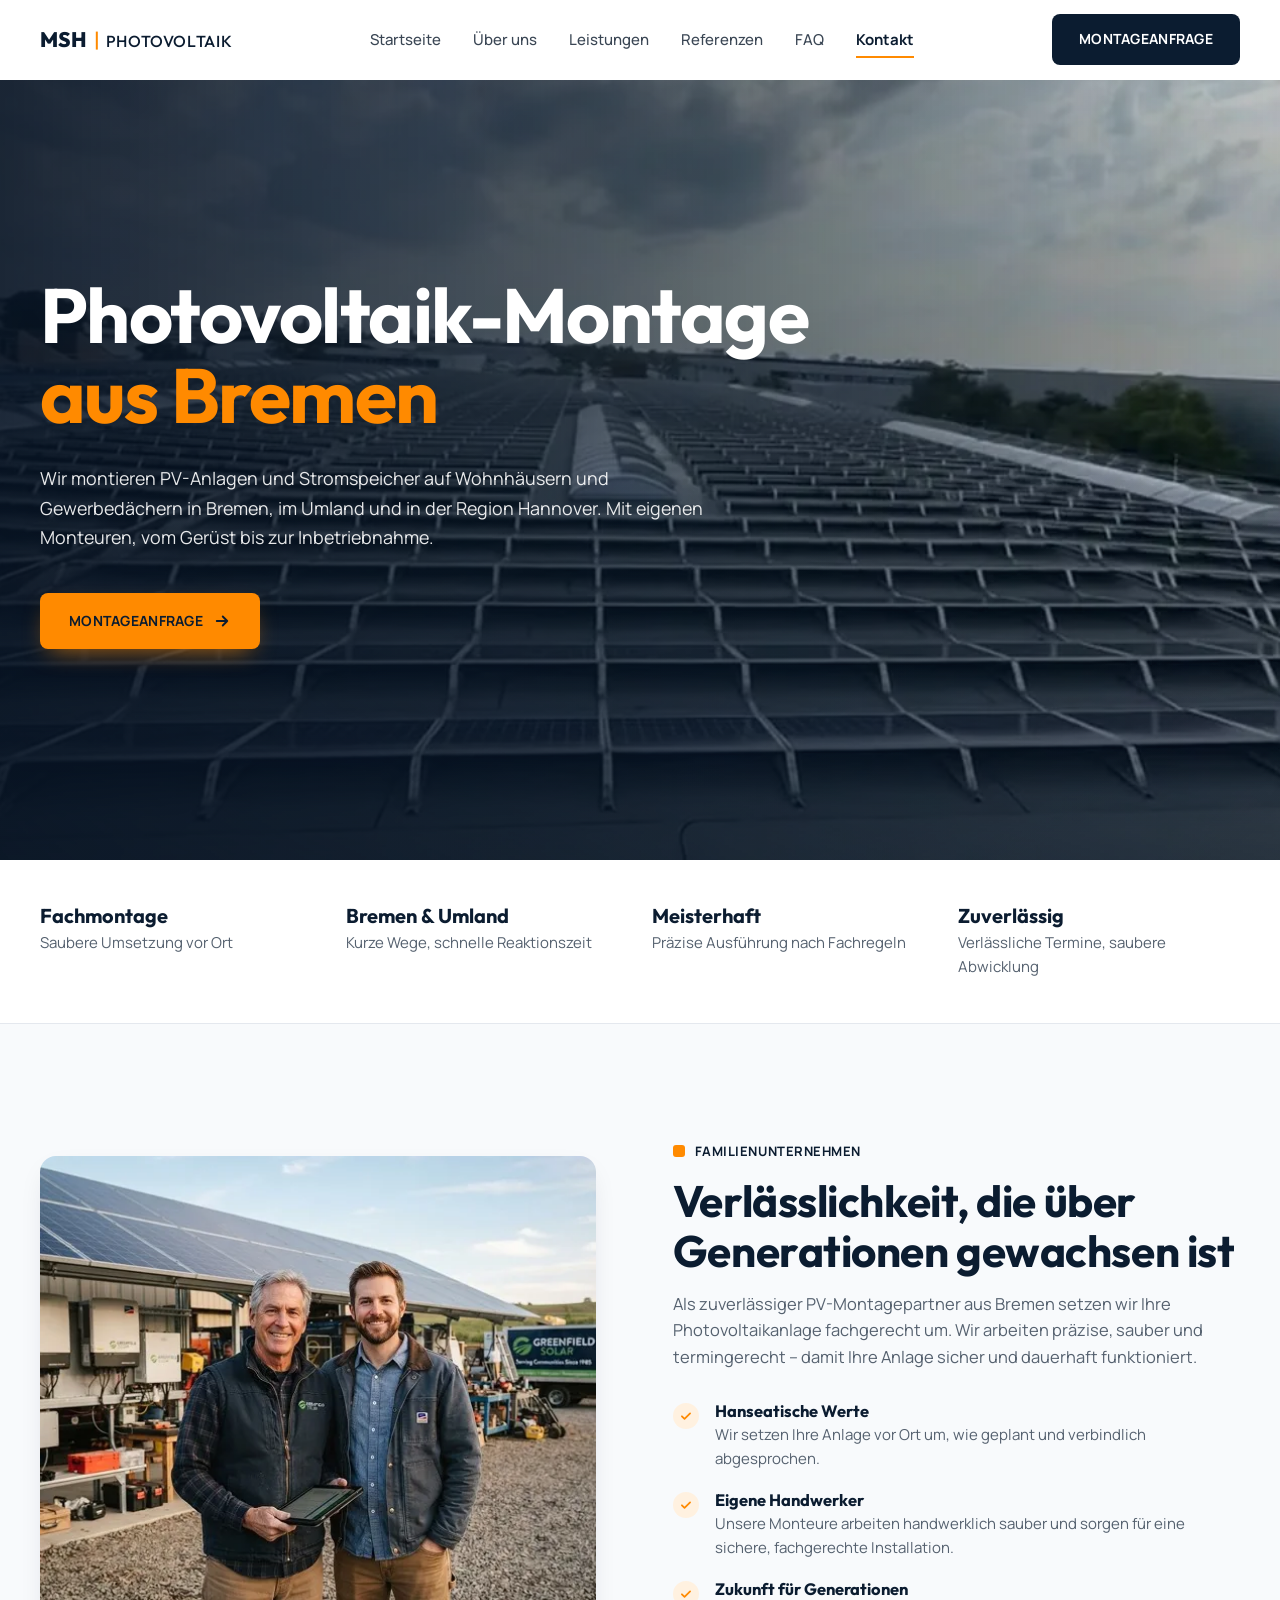
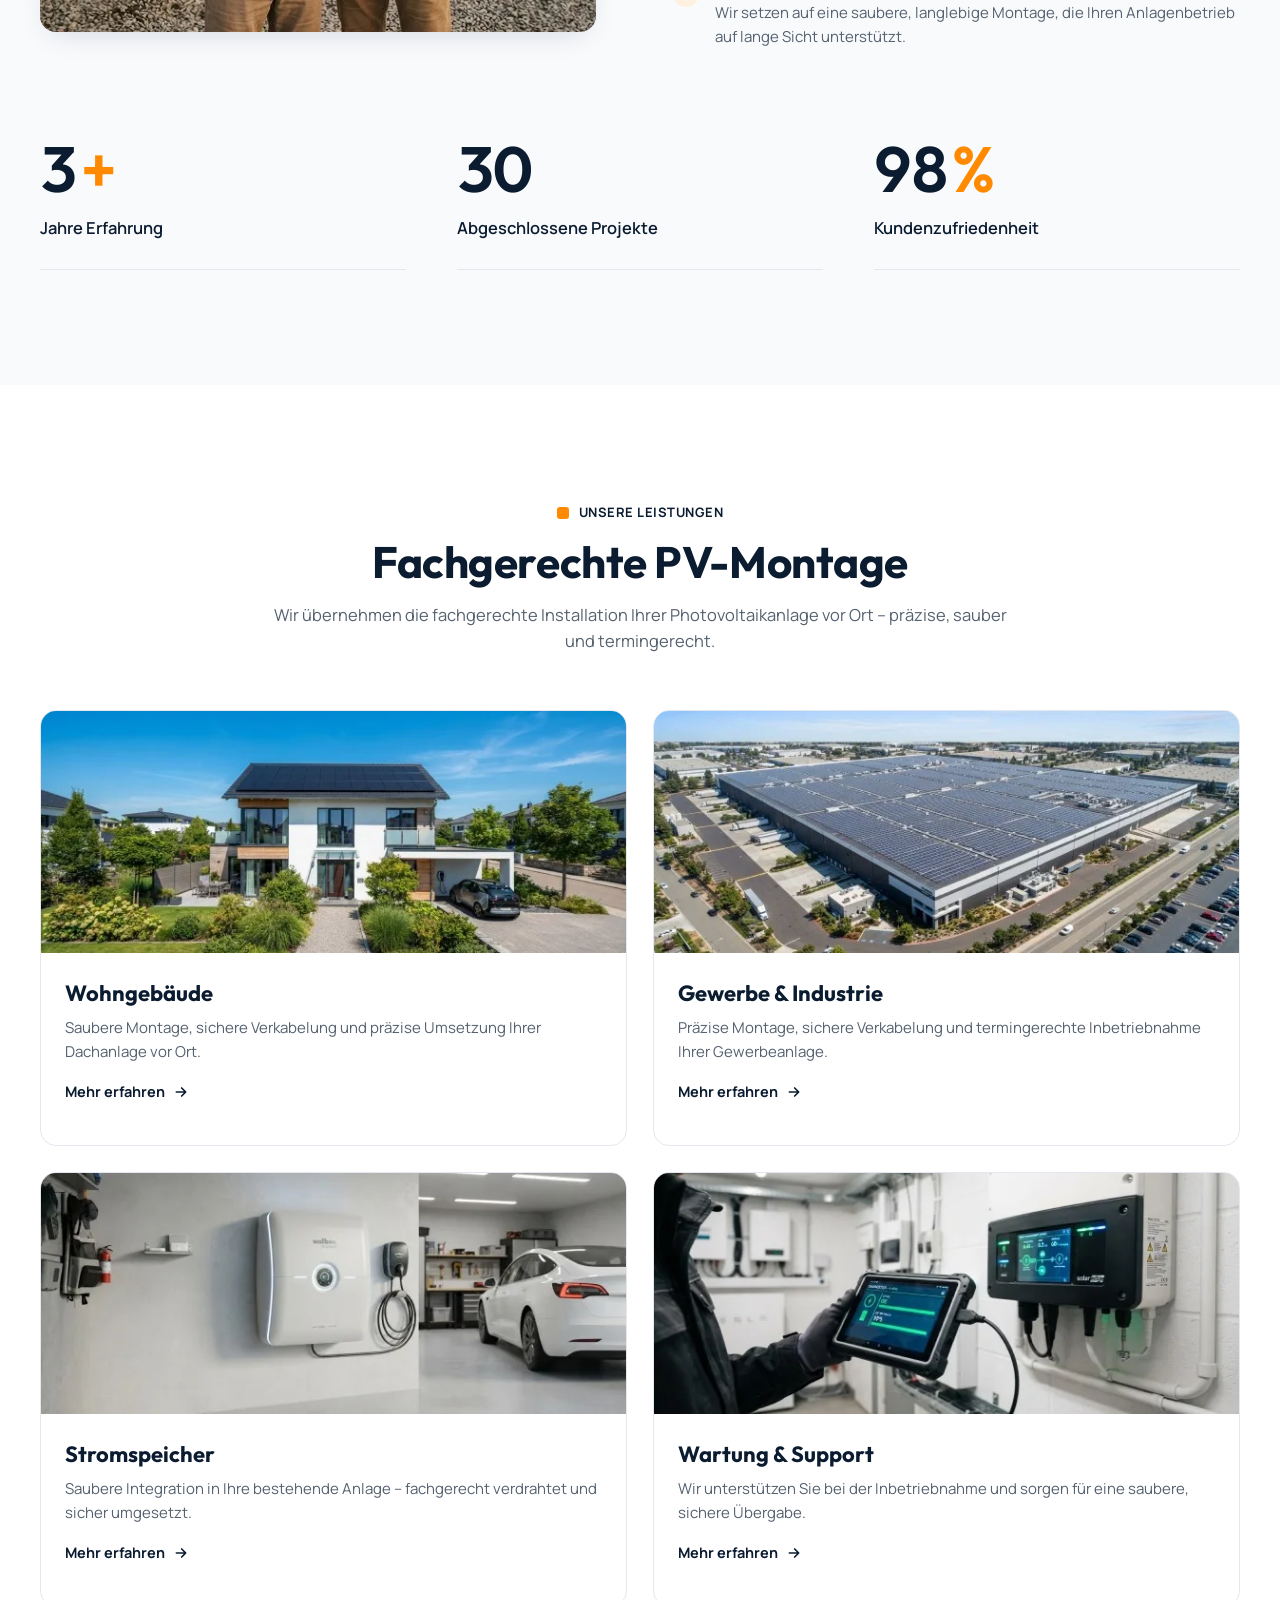
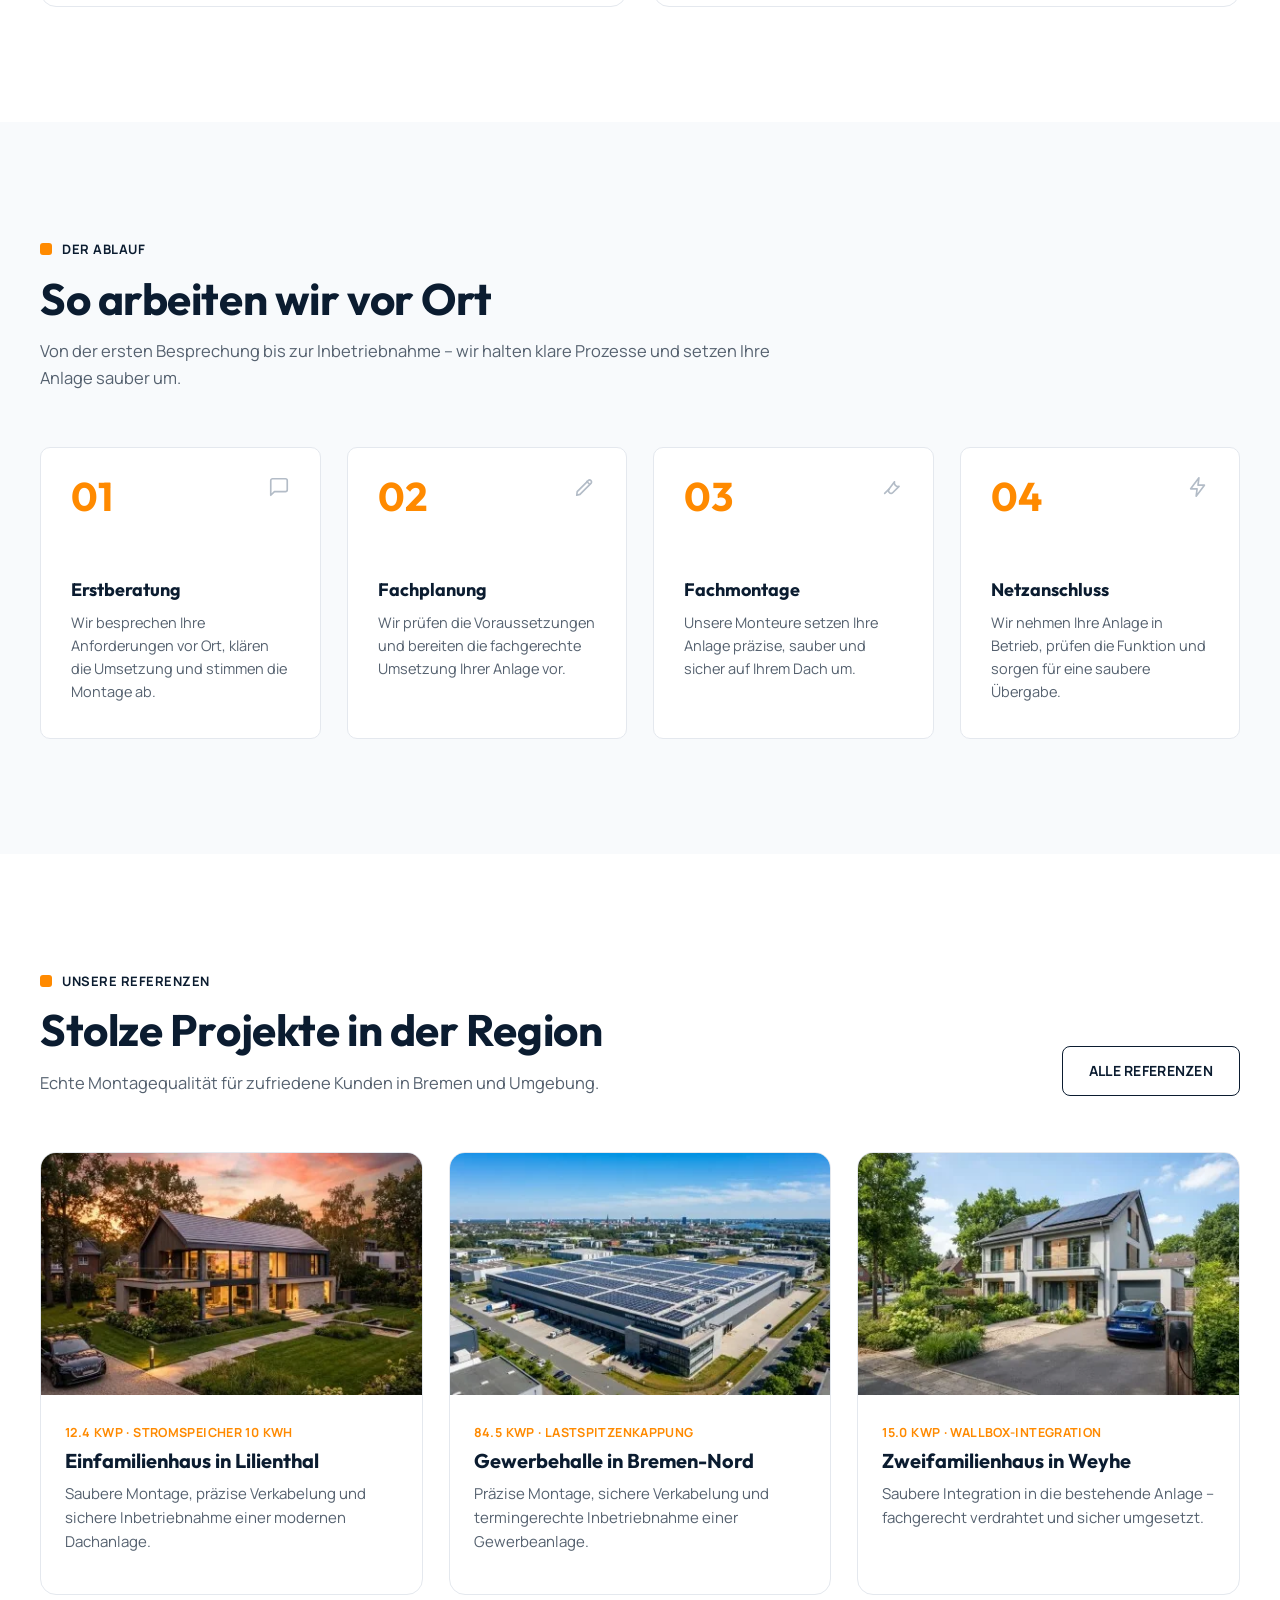
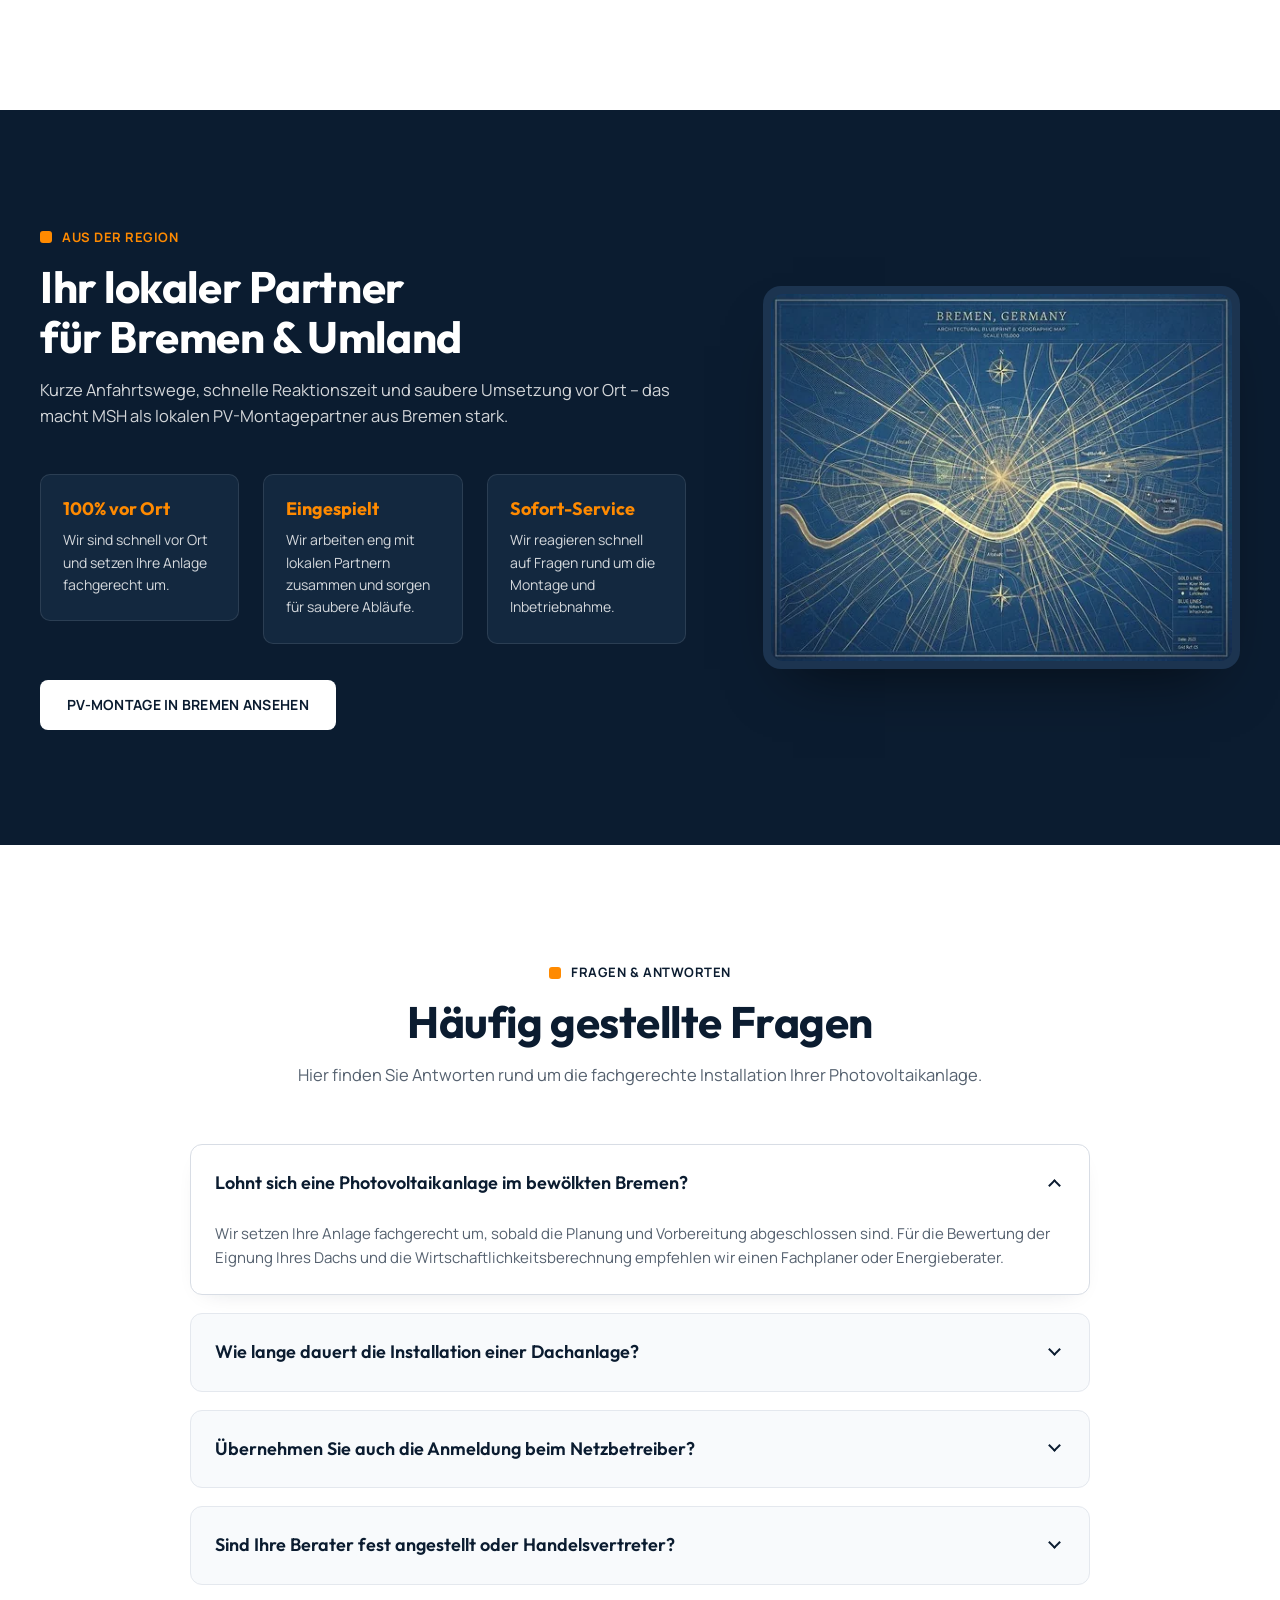
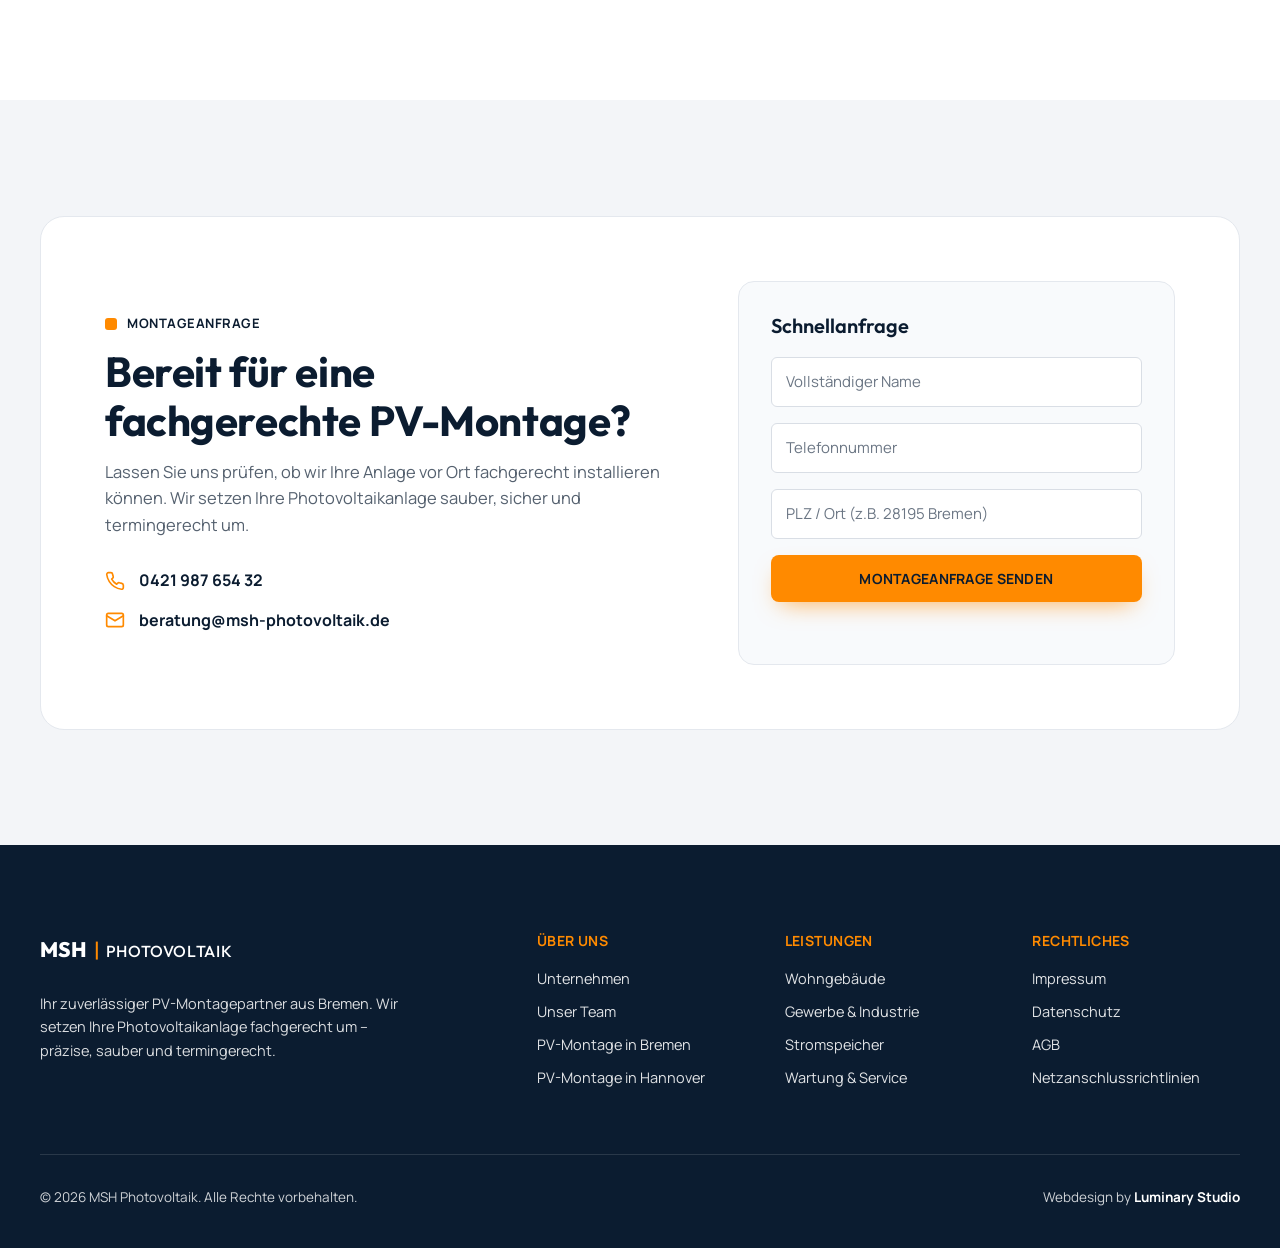
<file: site/index.html>
<!DOCTYPE html>
<html lang="de">
<head>
  <meta charset="UTF-8" />
  <meta name="viewport" content="width=device-width, initial-scale=1" />
  <title>MSH Photovoltaik – PV-Montage aus Bremen</title>
  <link rel="canonical" href="https://msh-photovoltaik.vercel.app/" />
  <meta name="description" content="MSH Photovoltaik ist Ihr zuverlässiger Montagepartner aus Bremen. Fachgerechte Installation Ihrer Photovoltaikanlage – sauber, sicher und termingerecht." />
  <link rel="icon" href="assets/favicon.svg" type="image/svg+xml" />
  <link rel="preload" href="assets/fonts/outfit-latin.woff2" as="font" type="font/woff2" crossorigin />
  <link rel="preload" href="assets/fonts/manrope-latin.woff2" as="font" type="font/woff2" crossorigin />
  <link rel="preload" href="assets/img/hero-poster.webp" as="image" fetchpriority="high" />
  <link rel="stylesheet" href="styles.css?v=10" />
</head>
<body>

  <!-- ============ HEADER ============ -->
  <header class="header" id="header">
    <div class="container header__inner">
      <a href="#top" class="logo">
        <span class="logo__msh">MSH</span><span class="logo__bar" aria-hidden="true">|</span><span class="logo__pv">PHOTOVOLTAIK</span>
      </a>

      <nav class="nav" id="nav" aria-label="Hauptnavigation">
        <a href="#top" class="nav__link is-active">Startseite</a>
        <a href="#ueber-uns" class="nav__link">Über uns</a>
        <a href="#leistungen" class="nav__link">Leistungen</a>
        <a href="#referenzen" class="nav__link">Referenzen</a>
        <a href="#faq" class="nav__link">FAQ</a>
        <a href="#kontakt" class="nav__link">Kontakt</a>
        <a href="#kontakt" class="btn btn--navy nav__cta-mobile">Montageanfrage</a>
      </nav>

      <a href="#kontakt" class="btn btn--navy header__cta">Montageanfrage</a>

      <button class="burger" id="burger" aria-label="Menü öffnen" aria-expanded="false" aria-controls="nav">
        <span></span><span></span><span></span>
      </button>
    </div>
  </header>

  <main id="top">

    <!-- ============ HERO ============ -->
    <section class="hero">
      <video class="hero__video" id="heroVideo" autoplay muted loop playsinline preload="auto" poster="assets/img/hero-poster.webp">
        <source src="assets/video/hero-mobile.mp4" type="video/mp4" media="(max-width: 768px)" />
        <source src="assets/video/hero.mp4" type="video/mp4" />
      </video>
      <div class="hero__overlay"></div>

      <div class="container hero__content">
        <h1 class="hero__title hero__in">
          Photovoltaik-Montage <span class="text-accent">aus Bremen</span>
        </h1>
        <p class="hero__text hero__in">
          Wir montieren PV-Anlagen und Stromspeicher auf Wohnhäusern und Gewerbedächern in Bremen,
          im Umland und in der Region Hannover. Mit eigenen Monteuren, vom Gerüst bis zur Inbetriebnahme.
        </p>
        <div class="hero__actions hero__in">
          <a href="#kontakt" class="btn btn--orange btn--lg">
            Montageanfrage
            <svg width="18" height="18" viewBox="0 0 24 24" fill="none" stroke="currentColor" stroke-width="2.5" stroke-linecap="round" stroke-linejoin="round" aria-hidden="true"><path d="M5 12h14M13 6l6 6-6 6"/></svg>
          </a>
        </div>
      </div>
    </section>

    <!-- ============ TRUST BAR ============ -->
    <section class="trust" aria-label="Unsere Stärken">
      <div class="container trust__grid">
        <div class="trust__item reveal">
          <h2>Fachmontage</h2>
          <p>Saubere Umsetzung vor Ort</p>
        </div>
        <div class="trust__item reveal">
          <h2>Bremen &amp; Umland</h2>
          <p>Kurze Wege, schnelle Reaktionszeit</p>
        </div>
        <div class="trust__item reveal">
          <h2>Meisterhaft</h2>
          <p>Präzise Ausführung nach Fachregeln</p>
        </div>
        <div class="trust__item reveal">
          <h2>Zuverlässig</h2>
          <p>Verlässliche Termine, saubere Abwicklung</p>
        </div>
      </div>
    </section>

    <!-- ============ ÜBER UNS ============ -->
    <section class="section section--light" id="ueber-uns">
      <div class="container about">
        <div class="about__media reveal">
          <img src="assets/img/team.webp" alt="Zwei Monteure von MSH Photovoltaik vor einer Solaranlage" loading="lazy" width="551" height="472" decoding="async" />
        </div>
        <div class="about__body">
          <p class="eyebrow reveal">Familienunternehmen</p>
          <h2 class="h2 reveal">Verlässlichkeit, die über Generationen gewachsen ist</h2>
          <p class="lead reveal">
            Als zuverlässiger PV-Montagepartner aus Bremen setzen wir Ihre Photovoltaikanlage
            fachgerecht um. Wir arbeiten präzise, sauber und termingerecht – damit Ihre Anlage
            sicher und dauerhaft funktioniert.
          </p>
          <ul class="checklist">
            <li class="reveal">
              <span class="checklist__icon" aria-hidden="true"><svg viewBox="0 0 24 24" fill="none" stroke="currentColor" stroke-width="3" stroke-linecap="round" stroke-linejoin="round"><path d="M5 12.5l4.5 4.5L19 7.5"/></svg></span>
              <div>
                <h3>Hanseatische Werte</h3>
                <p>Wir setzen Ihre Anlage vor Ort um, wie geplant und verbindlich abgesprochen.</p>
              </div>
            </li>
            <li class="reveal">
              <span class="checklist__icon" aria-hidden="true"><svg viewBox="0 0 24 24" fill="none" stroke="currentColor" stroke-width="3" stroke-linecap="round" stroke-linejoin="round"><path d="M5 12.5l4.5 4.5L19 7.5"/></svg></span>
              <div>
                <h3>Eigene Handwerker</h3>
                <p>Unsere Monteure arbeiten handwerklich sauber und sorgen für eine sichere, fachgerechte Installation.</p>
              </div>
            </li>
            <li class="reveal">
              <span class="checklist__icon" aria-hidden="true"><svg viewBox="0 0 24 24" fill="none" stroke="currentColor" stroke-width="3" stroke-linecap="round" stroke-linejoin="round"><path d="M5 12.5l4.5 4.5L19 7.5"/></svg></span>
              <div>
                <h3>Zukunft für Generationen</h3>
                <p>Wir setzen auf eine saubere, langlebige Montage, die Ihren Anlagenbetrieb auf lange Sicht unterstützt.</p>
              </div>
            </li>
          </ul>
        </div>
      </div>

      <div class="container">
        <dl class="stats">
          <div class="stat reveal">
            <dt class="stat__label">Jahre Erfahrung</dt>
            <dd class="stat__value"><span data-count="3">3</span><span class="stat__unit">+</span></dd>
          </div>
          <div class="stat reveal">
            <dt class="stat__label">Abgeschlossene Projekte</dt>
            <dd class="stat__value"><span data-count="30">30</span></dd>
          </div>
          <div class="stat reveal">
            <dt class="stat__label">Kundenzufriedenheit</dt>
            <dd class="stat__value"><span data-count="98">98</span><span class="stat__unit">%</span></dd>
          </div>
        </dl>
      </div>
    </section>

    <!-- ============ LEISTUNGEN ============ -->
    <section class="section" id="leistungen">
      <div class="container">
        <header class="section-head section-head--center">
          <p class="eyebrow reveal">Unsere Leistungen</p>
          <h2 class="h2 reveal">Fachgerechte PV-Montage</h2>
          <p class="lead reveal">Wir übernehmen die fachgerechte Installation Ihrer Photovoltaikanlage vor Ort – präzise, sauber und termingerecht.</p>
        </header>

        <div class="services">
          <article class="card card--link reveal">
            <div class="card__media"><img src="assets/img/wohn.webp" alt="Einfamilienhaus mit Photovoltaikanlage auf dem Dach" loading="lazy" width="622" height="254" decoding="async" /></div>
            <div class="card__body">
              <h3><a href="/leistungen/photovoltaik-wohngebaeude">Wohngebäude</a></h3>
              <p>Saubere Montage, sichere Verkabelung und präzise Umsetzung Ihrer Dachanlage vor Ort.</p>
              <span class="card__more" aria-hidden="true">Mehr erfahren <svg width="16" height="16" viewBox="0 0 24 24" fill="none" stroke="currentColor" stroke-width="2.5" stroke-linecap="round" stroke-linejoin="round" aria-hidden="true"><path d="M5 12h14M13 6l6 6-6 6"/></svg></span>
            </div>
          </article>
          <article class="card card--link reveal">
            <div class="card__media"><img src="assets/img/gewerbe.webp" alt="Große Gewerbehalle mit PV-Anlage auf dem Flachdach" loading="lazy" width="622" height="254" decoding="async" /></div>
            <div class="card__body">
              <h3><a href="/leistungen/photovoltaik-gewerbe">Gewerbe &amp; Industrie</a></h3>
              <p>Präzise Montage, sichere Verkabelung und termingerechte Inbetriebnahme Ihrer Gewerbeanlage.</p>
              <span class="card__more" aria-hidden="true">Mehr erfahren <svg width="16" height="16" viewBox="0 0 24 24" fill="none" stroke="currentColor" stroke-width="2.5" stroke-linecap="round" stroke-linejoin="round" aria-hidden="true"><path d="M5 12h14M13 6l6 6-6 6"/></svg></span>
            </div>
          </article>
          <article class="card card--link reveal">
            <div class="card__media"><img src="assets/img/speicher.webp" alt="Stromspeicher und Wallbox an einer Garagenwand" loading="lazy" width="622" height="254" decoding="async" /></div>
            <div class="card__body">
              <h3><a href="/leistungen/stromspeicher">Stromspeicher</a></h3>
              <p>Saubere Integration in Ihre bestehende Anlage – fachgerecht verdrahtet und sicher umgesetzt.</p>
              <span class="card__more" aria-hidden="true">Mehr erfahren <svg width="16" height="16" viewBox="0 0 24 24" fill="none" stroke="currentColor" stroke-width="2.5" stroke-linecap="round" stroke-linejoin="round" aria-hidden="true"><path d="M5 12h14M13 6l6 6-6 6"/></svg></span>
            </div>
          </article>
          <article class="card card--link reveal">
            <div class="card__media"><img src="assets/img/wartung.webp" alt="Techniker prüft einen Wechselrichter mit einem Tablet" loading="lazy" width="622" height="254" decoding="async" /></div>
            <div class="card__body">
              <h3><a href="/leistungen/wartung-service">Wartung &amp; Support</a></h3>
              <p>Wir unterstützen Sie bei der Inbetriebnahme und sorgen für eine saubere, sichere Übergabe.</p>
              <span class="card__more" aria-hidden="true">Mehr erfahren <svg width="16" height="16" viewBox="0 0 24 24" fill="none" stroke="currentColor" stroke-width="2.5" stroke-linecap="round" stroke-linejoin="round" aria-hidden="true"><path d="M5 12h14M13 6l6 6-6 6"/></svg></span>
            </div>
          </article>
        </div>
      </div>
    </section>

    <!-- ============ ABLAUF ============ -->
    <section class="section section--light" id="ablauf">
      <div class="container">
        <header class="section-head">
          <p class="eyebrow reveal">Der Ablauf</p>
          <h2 class="h2 reveal">So arbeiten wir vor Ort</h2>
          <p class="lead reveal">Von der ersten Besprechung bis zur Inbetriebnahme – wir halten klare Prozesse und setzen Ihre Anlage sauber um.</p>
        </header>

        <ol class="steps">
          <li class="step reveal">
            <div class="step__top">
              <span class="step__num">01</span>
              <svg class="step__icon" viewBox="0 0 24 24" fill="none" stroke="currentColor" stroke-width="1.8" stroke-linecap="round" stroke-linejoin="round" aria-hidden="true"><path d="M21 15a2 2 0 0 1-2 2H7l-4 4V5a2 2 0 0 1 2-2h14a2 2 0 0 1 2 2z"/></svg>
            </div>
            <h3>Erstberatung</h3>
            <p>Wir besprechen Ihre Anforderungen vor Ort, klären die Umsetzung und stimmen die Montage ab.</p>
          </li>
          <li class="step reveal">
            <div class="step__top">
              <span class="step__num">02</span>
              <svg class="step__icon" viewBox="0 0 24 24" fill="none" stroke="currentColor" stroke-width="1.8" stroke-linecap="round" stroke-linejoin="round" aria-hidden="true"><path d="M3 21l3.5-1 12-12a2.1 2.1 0 0 0-3-3l-12 12z"/><path d="M14 6l3 3"/></svg>
            </div>
            <h3>Fachplanung</h3>
            <p>Wir prüfen die Voraussetzungen und bereiten die fachgerechte Umsetzung Ihrer Anlage vor.</p>
          </li>
          <li class="step reveal">
            <div class="step__top">
              <span class="step__num">03</span>
              <svg class="step__icon" viewBox="0 0 24 24" fill="none" stroke="currentColor" stroke-width="1.8" stroke-linecap="round" stroke-linejoin="round" aria-hidden="true"><path d="M14.7 6.3a4 4 0 0 0 5 5L13 18a2.8 2.8 0 0 1-4-4z"/><path d="M9 14l-5 5"/></svg>
            </div>
            <h3>Fachmontage</h3>
            <p>Unsere Monteure setzen Ihre Anlage präzise, sauber und sicher auf Ihrem Dach um.</p>
          </li>
          <li class="step reveal">
            <div class="step__top">
              <span class="step__num">04</span>
              <svg class="step__icon" viewBox="0 0 24 24" fill="none" stroke="currentColor" stroke-width="1.8" stroke-linecap="round" stroke-linejoin="round" aria-hidden="true"><path d="M13 2L4 14h7l-1 8 9-12h-7z"/></svg>
            </div>
            <h3>Netzanschluss</h3>
            <p>Wir nehmen Ihre Anlage in Betrieb, prüfen die Funktion und sorgen für eine saubere Übergabe.</p>
          </li>
        </ol>
      </div>
    </section>

    <!-- ============ REFERENZEN ============ -->
    <section class="section" id="referenzen">
      <div class="container">
        <header class="section-head section-head--split">
          <div>
            <p class="eyebrow reveal">Unsere Referenzen</p>
            <h2 class="h2 reveal">Stolze Projekte in der Region</h2>
            <p class="lead reveal">Echte Montagequalität für zufriedene Kunden in Bremen und Umgebung.</p>
          </div>
          <a href="#referenzen" class="btn btn--outline reveal">Alle Referenzen</a>
        </header>

        <div class="refs">
          <article class="card reveal">
            <div class="card__media card__media--ref"><img src="assets/img/ref1.webp" alt="Einfamilienhaus in Lilienthal in der Abenddämmerung" loading="lazy" width="401" height="253" decoding="async" /></div>
            <div class="card__body">
              <p class="card__meta">12.4 kWp · Stromspeicher 10 kWh</p>
              <h3>Einfamilienhaus in Lilienthal</h3>
              <p>Saubere Montage, präzise Verkabelung und sichere Inbetriebnahme einer modernen Dachanlage.</p>
            </div>
          </article>
          <article class="card reveal">
            <div class="card__media card__media--ref"><img src="assets/img/ref2.webp" alt="Gewerbehalle in Bremen-Nord mit PV-Anlage aus der Luft" loading="lazy" width="401" height="253" decoding="async" /></div>
            <div class="card__body">
              <p class="card__meta">84.5 kWp · Lastspitzenkappung</p>
              <h3>Gewerbehalle in Bremen-Nord</h3>
              <p>Präzise Montage, sichere Verkabelung und termingerechte Inbetriebnahme einer Gewerbeanlage.</p>
            </div>
          </article>
          <article class="card reveal">
            <div class="card__media card__media--ref"><img src="assets/img/ref3.webp" alt="Zweifamilienhaus in Weyhe mit Wallbox in der Einfahrt" loading="lazy" width="400" height="253" decoding="async" /></div>
            <div class="card__body">
              <p class="card__meta">15.0 kWp · Wallbox-Integration</p>
              <h3>Zweifamilienhaus in Weyhe</h3>
              <p>Saubere Integration in die bestehende Anlage – fachgerecht verdrahtet und sicher umgesetzt.</p>
            </div>
          </article>
        </div>
      </div>
    </section>

    <!-- ============ REGION ============ -->
    <section class="section section--navy" id="region">
      <div class="container region">
        <div class="region__body">
          <p class="eyebrow eyebrow--onDark reveal">Aus der Region</p>
          <h2 class="h2 reveal">Ihr lokaler Partner für Bremen &amp; Umland</h2>
          <p class="lead reveal">Kurze Anfahrtswege, schnelle Reaktionszeit und saubere Umsetzung vor Ort – das macht MSH als lokalen PV-Montagepartner aus Bremen stark.</p>
          <div class="region__tiles">
            <div class="tile reveal">
              <h3>100% vor Ort</h3>
              <p>Wir sind schnell vor Ort und setzen Ihre Anlage fachgerecht um.</p>
            </div>
            <div class="tile reveal">
              <h3>Eingespielt</h3>
              <p>Wir arbeiten eng mit lokalen Partnern zusammen und sorgen für saubere Abläufe.</p>
            </div>
            <div class="tile reveal">
              <h3>Sofort-Service</h3>
              <p>Wir reagieren schnell auf Fragen rund um die Montage und Inbetriebnahme.</p>
            </div>
          </div>
          <a href="/pv-montage-bremen" class="btn btn--light region__link reveal">PV-Montage in Bremen ansehen</a>
        </div>
        <div class="region__map reveal">
          <img src="assets/img/map.webp" alt="Stilisierte Blueprint-Karte von Bremen" loading="lazy" width="491" height="391" decoding="async" />
        </div>
      </div>
    </section>

    <!-- ============ FAQ ============ -->
    <section class="section" id="faq">
      <div class="container container--narrow">
        <header class="section-head section-head--center">
          <p class="eyebrow reveal">Fragen &amp; Antworten</p>
          <h2 class="h2 reveal">Häufig gestellte Fragen</h2>
          <p class="lead reveal">Hier finden Sie Antworten rund um die fachgerechte Installation Ihrer Photovoltaikanlage.</p>
        </header>

        <div class="faq">
          <details class="faq__item reveal" open>
            <summary>Lohnt sich eine Photovoltaikanlage im bewölkten Bremen?</summary>
            <div class="faq__answer"><p>Wir setzen Ihre Anlage fachgerecht um, sobald die Planung und Vorbereitung abgeschlossen sind. Für die Bewertung der Eignung Ihres Dachs und die Wirtschaftlichkeitsberechnung empfehlen wir einen Fachplaner oder Energieberater.</p></div>
          </details>
          <details class="faq__item reveal">
            <summary>Wie lange dauert die Installation einer Dachanlage?</summary>
            <div class="faq__answer"><p>Die Montage Ihrer Anlage dauert in der Regel 2 bis 3 Werktage. Die genaue Dauer hängt von der Größe der Anlage, der Dachsituation und den verbindlich abgestimmten Arbeiten ab.</p></div>
          </details>
          <details class="faq__item reveal">
            <summary>Übernehmen Sie auch die Anmeldung beim Netzbetreiber?</summary>
            <div class="faq__answer"><p>Wir unterstützen Sie bei der Inbetriebnahme und sorgen für eine saubere Übergabe. Für die Anmeldung beim Netzbetreiber, die Wirtschaftlichkeitsberechnung und die Planung empfehlen wir einen Fachplaner oder Energieberater.</p></div>
          </details>
          <details class="faq__item reveal">
            <summary>Sind Ihre Berater fest angestellt oder Handelsvertreter?</summary>
            <div class="faq__answer"><p>Bei MSH sprechen Sie mit Monteuren und Fachkräften, die Ihre Anlage vor Ort fachgerecht umsetzen. Für Planung, Beratung und Verkauf arbeiten wir mit Partnern zusammen, die diese Leistungen übernehmen.</p></div>
          </details>
        </div>
      </div>
    </section>

    <!-- ============ KONTAKT / CTA ============ -->
    <section class="section section--gray" id="kontakt">
      <div class="container">
        <div class="cta reveal">
          <div class="cta__body">
            <p class="eyebrow">Montageanfrage</p>
            <h2 class="h2">Bereit für eine fachgerechte PV-Montage?</h2>
            <p class="lead">Lassen Sie uns prüfen, ob wir Ihre Anlage vor Ort fachgerecht installieren können. Wir setzen Ihre Photovoltaikanlage sauber, sicher und termingerecht um.</p>
            <ul class="contact-list">
              <li>
                <svg viewBox="0 0 24 24" fill="none" stroke="currentColor" stroke-width="2" stroke-linecap="round" stroke-linejoin="round" aria-hidden="true"><path d="M22 16.9v3a2 2 0 0 1-2.2 2 19.8 19.8 0 0 1-8.6-3.1 19.5 19.5 0 0 1-6-6A19.8 19.8 0 0 1 2.1 4.2 2 2 0 0 1 4.1 2h3a2 2 0 0 1 2 1.7c.1.9.4 1.8.7 2.7a2 2 0 0 1-.5 2.1L8 9.8a16 16 0 0 0 6 6l1.3-1.3a2 2 0 0 1 2.1-.4c.9.3 1.8.6 2.7.7a2 2 0 0 1 1.7 2z"/></svg>
                <a href="tel:+4942198765432">0421 987 654 32</a>
              </li>
              <li>
                <svg viewBox="0 0 24 24" fill="none" stroke="currentColor" stroke-width="2" stroke-linecap="round" stroke-linejoin="round" aria-hidden="true"><rect x="2" y="4" width="20" height="16" rx="2"/><path d="M22 7l-10 6L2 7"/></svg>
                <a href="mailto:beratung@msh-photovoltaik.de">beratung@msh-photovoltaik.de</a>
              </li>
            </ul>
          </div>

          <form class="quick-form" id="quickForm" novalidate>
            <h3>Schnellanfrage</h3>
            <label class="sr-only" for="f-name">Vollständiger Name</label>
            <input id="f-name" name="name" type="text" placeholder="Vollständiger Name" autocomplete="name" required />
            <label class="sr-only" for="f-tel">Telefonnummer</label>
            <input id="f-tel" name="tel" type="tel" placeholder="Telefonnummer" autocomplete="tel" required />
            <label class="sr-only" for="f-plz">PLZ / Ort</label>
            <input id="f-plz" name="plz" type="text" placeholder="PLZ / Ort (z.B. 28195 Bremen)" autocomplete="postal-code" required />
            <button type="submit" class="btn btn--orange btn--block">Montageanfrage senden</button>
            <p class="quick-form__msg" id="formMsg" role="status" aria-live="polite"></p>
          </form>
        </div>
      </div>
    </section>
  </main>

  <!-- ============ FOOTER ============ -->
  <footer class="footer">
    <div class="container">
      <div class="footer__top">
        <div class="footer__brand">
          <a href="#top" class="logo logo--light"><span class="logo__msh">MSH</span><span class="logo__bar" aria-hidden="true">|</span><span class="logo__pv">PHOTOVOLTAIK</span></a>
          <p>Ihr zuverlässiger PV-Montagepartner aus Bremen. Wir setzen Ihre Photovoltaikanlage fachgerecht um – präzise, sauber und termingerecht.</p>
        </div>
        <div class="footer__col">
          <h4>Über uns</h4>
          <a href="#ueber-uns">Unternehmen</a>
          <a href="#ueber-uns">Unser Team</a>
          <a href="/pv-montage-bremen">PV-Montage in Bremen</a>
          <a href="/pv-montage-hannover">PV-Montage in Hannover</a>
        </div>
        <div class="footer__col">
          <h4>Leistungen</h4>
          <a href="/leistungen/photovoltaik-wohngebaeude">Wohngebäude</a>
          <a href="/leistungen/photovoltaik-gewerbe">Gewerbe &amp; Industrie</a>
          <a href="/leistungen/stromspeicher">Stromspeicher</a>
          <a href="/leistungen/wartung-service">Wartung &amp; Service</a>
        </div>
        <div class="footer__col">
          <h4>Rechtliches</h4>
          <a href="#">Impressum</a>
          <a href="#">Datenschutz</a>
          <a href="#">AGB</a>
          <a href="#">Netzanschlussrichtlinien</a>
        </div>
      </div>
      <div class="footer__bottom">
        <p>© 2026 MSH Photovoltaik. Alle Rechte vorbehalten.</p>
        <p>Webdesign by <a class="footer__credit" href="https://www.luminary-studio.at/" target="_blank" rel="noopener">Luminary Studio</a></p>
      </div>
    </div>
  </footer>

  <script src="script.js?v=10"></script>
</body>
</html>
</file>
<file: site/styles.css>
/* ==========================================================
   MSH Photovoltaik – Styles
   ========================================================== */

/* ---------- Fonts (self-hosted, latin + latin-ext) ---------- */
@font-face { font-family: "Outfit"; font-style: normal; font-weight: 500 800; font-display: swap; src: url("assets/fonts/outfit-latin.woff2") format("woff2"); unicode-range: U+0000-00FF, U+0131, U+0152-0153, U+02BB-02BC, U+02C6, U+02DA, U+02DC, U+0304, U+0308, U+0329, U+2000-206F, U+20AC, U+2122, U+2191, U+2193, U+2212, U+2215, U+FEFF, U+FFFD; }
@font-face { font-family: "Outfit"; font-style: normal; font-weight: 500 800; font-display: swap; src: url("assets/fonts/outfit-latin-ext.woff2") format("woff2"); unicode-range: U+0100-02BA, U+02BD-02C5, U+02C7-02CC, U+02CE-02D7, U+02DD-02FF, U+0304, U+0308, U+0329, U+1D00-1DBF, U+1E00-1E9F, U+1EF2-1EFF, U+2020, U+20A0-20AB, U+20AD-20C0, U+2113, U+2C60-2C7F, U+A720-A7FF; }
@font-face { font-family: "Manrope"; font-style: normal; font-weight: 400 700; font-display: swap; src: url("assets/fonts/manrope-latin.woff2") format("woff2"); unicode-range: U+0000-00FF, U+0131, U+0152-0153, U+02BB-02BC, U+02C6, U+02DA, U+02DC, U+0304, U+0308, U+0329, U+2000-206F, U+20AC, U+2122, U+2191, U+2193, U+2212, U+2215, U+FEFF, U+FFFD; }
@font-face { font-family: "Manrope"; font-style: normal; font-weight: 400 700; font-display: swap; src: url("assets/fonts/manrope-latin-ext.woff2") format("woff2"); unicode-range: U+0100-02BA, U+02BD-02C5, U+02C7-02CC, U+02CE-02D7, U+02DD-02FF, U+0304, U+0308, U+0329, U+1D00-1DBF, U+1E00-1E9F, U+1EF2-1EFF, U+2020, U+20A0-20AB, U+20AD-20C0, U+2113, U+2C60-2C7F, U+A720-A7FF; }

:root {
  --navy: #0b1c30;
  --navy-2: #13283f;
  --navy-3: #1c3450;
  --orange: #ff8a00;
  --orange-dark: #e67a00;
  --orange-soft: #fff1e0;
  --text: #0b1c30;
  --muted: #55616f;
  --line: #e4e8ee;
  --bg: #ffffff;
  --bg-light: #f8fafc;
  --bg-gray: #f3f5f8;

  --font-head: "Outfit", system-ui, sans-serif;
  --font-body: "Manrope", system-ui, sans-serif;

  --radius: 16px;
  --radius-sm: 10px;
  --shadow: 0 10px 30px -12px rgba(11, 28, 48, 0.18);
  --container: 1280px;
  --header-h: 80px;
}

*,
*::before,
*::after { box-sizing: border-box; }

html { scroll-behavior: smooth; scroll-padding-top: var(--header-h); overflow-x: clip; }

body {
  margin: 0;
  font-family: var(--font-body);
  font-size: 16px;
  line-height: 1.6;
  color: var(--text);
  background: var(--bg);
  -webkit-font-smoothing: antialiased;
}

img, video { display: block; max-width: 100%; }
img { height: auto; }
a { color: inherit; text-decoration: none; }
h1, h2, h3, h4 { font-family: var(--font-head); margin: 0; line-height: 1.15; }
p { margin: 0; }

.container { width: 100%; max-width: var(--container); margin: 0 auto; padding: 0 clamp(16px, 4vw, 40px); }
.container--narrow { max-width: 980px; }

.sr-only {
  position: absolute; width: 1px; height: 1px; padding: 0; margin: -1px;
  overflow: hidden; clip: rect(0, 0, 0, 0); white-space: nowrap; border: 0;
}

.text-accent { color: var(--orange); }

/* ---------- Buttons ---------- */
.btn {
  display: inline-flex; align-items: center; justify-content: center; gap: 10px;
  font-family: var(--font-body); font-weight: 700; font-size: 14px;
  letter-spacing: 0.02em; text-transform: uppercase;
  padding: 13px 26px; border-radius: 8px; border: 1.5px solid transparent;
  cursor: pointer; transition: background .2s, color .2s, border-color .2s, transform .2s, box-shadow .2s;
  white-space: nowrap;
}
.btn:hover { transform: translateY(-1px); }
.btn:focus-visible { outline: 3px solid var(--orange); outline-offset: 3px; }
.btn--lg { padding: 16px 28px; }
.btn--block { width: 100%; }
.btn--navy { background: var(--navy); color: #fff; }
.btn--navy:hover { background: var(--navy-3); }
.btn--orange { background: var(--orange); color: var(--navy); box-shadow: 0 10px 24px -10px rgba(255, 138, 0, .7); }
.btn--orange:hover { background: var(--orange-dark); }
.btn--outline { background: transparent; color: var(--navy); border-color: var(--navy); }
.btn--outline:hover { background: var(--navy); color: #fff; }

/* ---------- Eyebrow ---------- */
.eyebrow {
  display: inline-flex; align-items: center; gap: 10px;
  font-family: var(--font-body); font-weight: 800; font-size: 13px;
  letter-spacing: 0.04em; text-transform: uppercase; color: var(--navy);
  margin-bottom: 14px;
}
.eyebrow::before {
  content: ""; width: 12px; height: 12px; border-radius: 3px; background: var(--orange);
}
.eyebrow--line { color: var(--orange); }
.eyebrow--line::before { width: 16px; height: 4px; border-radius: 2px; }
.eyebrow--onDark { color: var(--orange); }

.h2 { font-size: clamp(30px, 3.6vw, 44px); font-weight: 700; letter-spacing: -0.01em; }
.lead { color: var(--muted); font-size: 16.5px; margin-top: 14px; }

/* ---------- Header ---------- */
.header {
  position: fixed; inset: 0 0 auto 0; z-index: 50; height: var(--header-h);
  background: #fff; border-bottom: 1px solid transparent;
  transition: box-shadow .3s, border-color .3s;
}
.header.is-scrolled { box-shadow: 0 6px 24px -12px rgba(11,28,48,.25); border-color: var(--line); }
.header__inner { height: 100%; display: flex; align-items: center; justify-content: space-between; gap: 24px; }

.logo { display: inline-flex; align-items: baseline; gap: 6px; font-family: var(--font-head); color: var(--navy); }
.logo__msh { font-weight: 800; font-size: 21px; letter-spacing: 0.01em; }
.logo__bar { color: var(--orange); font-weight: 500; font-size: 20px; }
.logo__pv { font-weight: 500; font-size: 16px; letter-spacing: 0.04em; }
.logo--light { color: #fff; }

.nav { display: flex; align-items: center; gap: 32px; }
.nav__link { font-weight: 500; font-size: 15px; color: #3a4654; position: relative; padding: 6px 0; transition: color .2s; }
.nav__link::after {
  content: ""; position: absolute; left: 0; right: 0; bottom: 0; height: 2px;
  background: var(--orange); transform: scaleX(0); transform-origin: left; transition: transform .25s;
}
.nav__link:hover, .nav__link.is-active { color: var(--navy); }
.nav__link.is-active { font-weight: 700; }
.nav__link:hover::after, .nav__link.is-active::after { transform: scaleX(1); }
.nav__cta-mobile { display: none; }

.burger { display: none; width: 44px; height: 44px; border: 0; background: transparent; cursor: pointer; padding: 10px; }
.burger span { display: block; height: 2px; background: var(--navy); border-radius: 2px; margin: 5px 0; transition: transform .3s, opacity .3s; }
.burger[aria-expanded="true"] span:nth-child(1) { transform: translateY(7px) rotate(45deg); }
.burger[aria-expanded="true"] span:nth-child(2) { opacity: 0; }
.burger[aria-expanded="true"] span:nth-child(3) { transform: translateY(-7px) rotate(-45deg); }

/* ---------- Hero ---------- */
.hero {
  position: relative; min-height: min(100svh, 860px); padding-top: var(--header-h);
  display: flex; align-items: center; overflow: hidden; background: var(--navy); color: #fff;
}
.hero__video {
  position: absolute; inset: 0; width: 100%; height: 100%; object-fit: cover; object-position: center 60%;
  transform: scale(1.04); animation: heroZoom 14s ease-out forwards;
}
@keyframes heroZoom { to { transform: scale(1); } }
.hero__overlay {
  position: absolute; inset: 0;
  background:
    linear-gradient(90deg, rgba(8, 20, 36, .88) 0%, rgba(8, 20, 36, .66) 42%, rgba(8, 20, 36, .22) 100%),
    linear-gradient(0deg, rgba(8, 20, 36, .55) 0%, rgba(8, 20, 36, 0) 45%);
}
.hero__content { position: relative; z-index: 1; padding-top: 72px; padding-bottom: 96px; }
.hero__title { font-size: clamp(34px, 6vw, 80px); font-weight: 700; letter-spacing: -0.02em; line-height: 1.05; margin-top: 8px; hyphens: manual; }
.hero__title .text-accent { display: block; }
.hero__text { max-width: 700px; margin-top: 28px; font-size: clamp(16px, 1.4vw, 18.5px); color: rgba(255,255,255,.9); line-height: 1.65; }
/* Hero entrance: transform only, so the text is painted immediately (good LCP) */
.hero__in { animation: heroIn .9s cubic-bezier(.2,.7,.2,1) both; }
.hero__title.hero__in { animation-delay: 0s; }
.hero__text.hero__in { animation-delay: .12s; }
.hero__actions.hero__in { animation-delay: .18s; }
@keyframes heroIn { from { transform: translateY(18px); } }
.hero__actions { display: flex; flex-wrap: wrap; gap: 16px 22px; margin-top: 40px; }


/* ---------- Trust bar ---------- */
.trust { border-bottom: 1px solid var(--line); background: #fff; }
.trust__grid { display: grid; grid-template-columns: repeat(4, 1fr); gap: 24px; padding-top: 44px; padding-bottom: 44px; }
.trust__item h2 { font-size: 20px; font-weight: 700; }
.trust__item p { color: var(--muted); font-size: 15px; margin-top: 4px; }

/* ---------- Sections ---------- */
.section { padding: clamp(72px, 9vw, 120px) 0; }
.section--light { background: var(--bg-light); }
.section--gray { background: var(--bg-gray); }
.section--navy { background: var(--navy); color: #fff; }
.section--navy .lead { color: rgba(255,255,255,.82); }

.section-head { margin-bottom: 56px; max-width: 760px; }
.section-head--center { text-align: center; margin-left: auto; margin-right: auto; }
.section-head--split { max-width: none; display: flex; align-items: flex-end; justify-content: space-between; gap: 24px; }

/* ---------- About ---------- */
.about { display: grid; grid-template-columns: 1fr 1.02fr; gap: clamp(40px, 6vw, 80px); align-items: center; }
.about__media img { width: 100%; aspect-ratio: 560 / 480; object-fit: cover; border-radius: var(--radius); box-shadow: var(--shadow); }
.checklist { list-style: none; padding: 0; margin: 32px 0 0; display: grid; gap: 20px; }
.checklist li { display: flex; gap: 16px; align-items: flex-start; }
.checklist__icon {
  flex: none; width: 26px; height: 26px; border-radius: 50%; background: var(--orange-soft); color: var(--orange);
  display: grid; place-items: center; margin-top: 1px;
}
.checklist__icon svg { width: 14px; height: 14px; }
.checklist h3 { font-size: 16.5px; font-weight: 700; }
.checklist p { color: var(--muted); font-size: 15px; margin-top: 2px; }

/* ---------- Stats ---------- */
.stats { display: grid; grid-template-columns: repeat(3, 1fr); gap: 32px clamp(24px, 4vw, 56px); margin: clamp(56px, 7vw, 88px) 0 0; }
.stat { display: flex; flex-direction: column-reverse; padding-bottom: 28px; border-bottom: 1px solid var(--line); margin: 0; }
.stat__value {
  margin: 0; font-family: var(--font-head); font-weight: 600; font-size: clamp(48px, 5vw, 64px);
  line-height: 1; letter-spacing: -0.02em; color: var(--navy); font-variant-numeric: tabular-nums;
}
.stat__unit { color: var(--orange); margin-left: 4px; }
.stat__label { margin-top: 14px; font-size: 16.5px; font-weight: 600; color: var(--text); }

/* ---------- Cards ---------- */
.card {
  background: #fff; border: 1px solid var(--line); border-radius: var(--radius); overflow: hidden;
  display: flex; flex-direction: column; transition: transform .3s, box-shadow .3s, border-color .3s;
}
.card:hover { transform: translateY(-4px); box-shadow: var(--shadow); border-color: transparent; }
.card__media { overflow: hidden; aspect-ratio: 630 / 260; }
.card__media--ref { aspect-ratio: 410 / 260; }
.card__media img { width: 100%; height: 100%; object-fit: cover; transition: transform .6s ease; }
.card:hover .card__media img { transform: scale(1.05); }
.card__body { padding: 28px 24px 40px; flex: 1; }
.card__body h3 { font-size: 22px; font-weight: 700; }
.card__body p { color: var(--muted); font-size: 15px; margin-top: 10px; }
.card__meta { color: var(--orange) !important; font-weight: 800; font-size: 12.5px !important; text-transform: uppercase; letter-spacing: .03em; margin: 0 0 6px !important; }
.refs .card__body h3 { font-size: 20px; }

.services { display: grid; grid-template-columns: repeat(2, 1fr); gap: 26px; }
.refs { display: grid; grid-template-columns: repeat(3, 1fr); gap: 26px; }

/* ---------- Steps ---------- */
.steps { list-style: none; margin: 0; padding: 0; display: grid; grid-template-columns: repeat(4, 1fr); gap: 26px; counter-reset: none; }
.step {
  background: #fff; border: 1px solid var(--line); border-radius: var(--radius-sm);
  padding: 28px 30px 34px; display: flex; flex-direction: column;
  transition: border-color .3s, box-shadow .3s, transform .3s;
}
.step:hover { border-color: var(--orange); box-shadow: var(--shadow); transform: translateY(-3px); }
.step__top { display: flex; justify-content: space-between; align-items: flex-start; }
.step__num { font-family: var(--font-head); font-size: 40px; font-weight: 700; color: var(--orange); line-height: 1; }
.step__icon { width: 22px; height: 22px; color: #b3bcc7; transition: color .3s; }
.step:hover .step__icon { color: var(--orange); }
.step h3 { font-size: 18px; font-weight: 700; margin-top: 64px; }
.step p { color: var(--muted); font-size: 14.5px; margin-top: 10px; }

/* ---------- Region ---------- */
.region { display: grid; grid-template-columns: 1.15fr 0.85fr; gap: clamp(40px, 6vw, 80px); align-items: center; }
.region .h2 { color: #fff; }
.region__tiles { display: grid; grid-template-columns: repeat(3, 1fr); gap: 24px; margin-top: 44px; align-items: start; }
.tile {
  background: var(--navy-2); border: 1px solid rgba(255,255,255,.1); border-radius: var(--radius-sm);
  padding: 24px 22px; transition: border-color .3s, background .3s;
}
.tile:hover { border-color: rgba(255,138,0,.55); background: var(--navy-3); }
.tile h3 { color: var(--orange); font-size: 18px; font-weight: 700; }
.tile p { color: rgba(255,255,255,.82); font-size: 14px; margin-top: 10px; }
.region__map { padding: 8px; background: var(--navy-3); border-radius: 18px; box-shadow: 0 30px 60px -30px rgba(0,0,0,.6); }
.region__map img { width: 100%; border-radius: 12px; }

/* ---------- FAQ ---------- */
.faq { display: grid; gap: 18px; }
.faq__item {
  background: var(--bg-light); border: 1px solid var(--line); border-radius: 12px;
  transition: border-color .25s, background .25s;
}
.faq__item[open] { background: #fff; border-color: #d8dde5; box-shadow: 0 8px 24px -16px rgba(11,28,48,.2); }
.faq__item summary {
  list-style: none; cursor: pointer; display: flex; justify-content: space-between; align-items: center; gap: 16px;
  padding: 24px 24px; font-family: var(--font-head); font-weight: 600; font-size: 18px; color: var(--navy);
}
.faq__item summary::-webkit-details-marker { display: none; }
.faq__item summary::after {
  content: ""; flex: none; width: 9px; height: 9px; margin-right: 6px;
  border-right: 2px solid var(--navy); border-bottom: 2px solid var(--navy);
  transform: translateY(-3px) rotate(45deg); transition: transform .25s;
}
.faq__item[open] summary::after { transform: translateY(2px) rotate(-135deg); }
.faq__item summary:focus-visible { outline: 3px solid var(--orange); outline-offset: -3px; border-radius: 12px; }
.faq__answer { padding: 0 24px 24px; color: var(--muted); font-size: 15px; }

/* ---------- CTA / Form ---------- */
.cta {
  background: #fff; border: 1px solid var(--line); border-radius: 24px;
  padding: clamp(28px, 5vw, 64px); display: grid; grid-template-columns: 1.3fr 1fr; gap: clamp(32px, 5vw, 72px); align-items: center;
}
.cta .h2 { font-size: clamp(30px, 3.4vw, 42px); }
.contact-list { list-style: none; padding: 0; margin: 30px 0 0; display: grid; gap: 14px; }
.contact-list li { display: flex; align-items: center; gap: 14px; font-weight: 700; font-size: 16px; }
.contact-list svg { width: 20px; height: 20px; color: var(--orange); flex: none; }
.contact-list a:hover { color: var(--orange-dark); }
.contact-list a { overflow-wrap: anywhere; }
.cta > *, .footer__top > *, .about > *, .region > * { min-width: 0; }

.quick-form { background: var(--bg-light); border: 1px solid var(--line); border-radius: 16px; padding: 32px; display: grid; gap: 16px; }
.quick-form h3 { font-size: 20px; font-weight: 600; margin-bottom: 4px; }
.quick-form input {
  width: 100%; font: inherit; font-size: 15px; padding: 12px 14px; border-radius: 6px;
  border: 1px solid #d9dee5; background: #fff; color: var(--text); transition: border-color .2s, box-shadow .2s;
}
.quick-form input::placeholder { color: #6b7684; }
.quick-form input:focus { outline: none; border-color: var(--orange); box-shadow: 0 0 0 3px rgba(255,138,0,.2); }
.quick-form input.is-invalid { border-color: #d93a3a; box-shadow: 0 0 0 3px rgba(217,58,58,.14); }
.quick-form__msg { font-size: 14px; font-weight: 600; min-height: 1em; }
.quick-form__msg.is-error { color: #c62f2f; }
.quick-form__msg.is-success { color: #1b8a4b; }

/* ---------- Footer ---------- */
.footer { background: var(--navy); color: #fff; padding: 88px 0 0; }
.footer__top { display: grid; grid-template-columns: 2.2fr 1fr 1fr 1fr; gap: 40px; padding-bottom: 64px; border-bottom: 1px solid rgba(255,255,255,.12); }
.footer__brand p { margin-top: 26px; max-width: 360px; font-size: 14.5px; color: rgba(255,255,255,.85); }
.footer__col { display: flex; flex-direction: column; gap: 10px; }
.footer__col h4 { color: var(--orange); font-family: var(--font-body); font-weight: 800; font-size: 14px; text-transform: uppercase; letter-spacing: .03em; margin-bottom: 8px; }
.footer__col a { color: rgba(255,255,255,.88); font-size: 14.5px; transition: color .2s; }
.footer__col a:hover { color: var(--orange); }
.footer__bottom { display: flex; justify-content: space-between; gap: 16px; flex-wrap: wrap; padding: 32px 0 40px; font-size: 13.5px; color: rgba(255,255,255,.8); }

.footer__credit { color: #fff; font-weight: 700; transition: color .2s; }
.footer__credit:hover { color: var(--orange); }

/* ---------- Service cards as links (Startseite) ---------- */
.card--link { position: relative; }
.card--link h3 a::after { content: ""; position: absolute; inset: 0; border-radius: inherit; }
.card--link h3 a:focus-visible { outline: none; }
.card--link:focus-within { outline: 3px solid var(--orange); outline-offset: 3px; }
.card__more { display: inline-flex; align-items: center; gap: 8px; margin-top: 16px; font-weight: 700; font-size: 14.5px; color: var(--navy); }
.card__more svg { transition: transform .25s; }
.card--link:hover .card__more { color: var(--orange-dark); }
.card--link:hover .card__more svg { transform: translateX(4px); }
.region__link { margin-top: 36px; }
.btn--light { background: #fff; color: var(--navy); }
.btn--light:hover { background: var(--orange); }

/* ---------- Unterseiten ---------- */
.page-hero { background: var(--navy); color: #fff; padding: calc(var(--header-h) + clamp(40px, 6vw, 72px)) 0 clamp(48px, 7vw, 88px); }
.page-hero__grid { display: grid; grid-template-columns: 1.1fr .9fr; gap: clamp(32px, 5vw, 72px); align-items: center; }
.page-hero__grid > * { min-width: 0; }
.crumbs { display: flex; flex-wrap: wrap; align-items: center; gap: 8px; font-size: 14px; color: rgba(255,255,255,.7); margin-bottom: 22px; }
.crumbs a { color: rgba(255,255,255,.85); text-decoration: underline; text-decoration-color: rgba(255,255,255,.3); text-underline-offset: 3px; }
.crumbs a:hover { color: var(--orange); }
.crumbs [aria-current] { color: #fff; font-weight: 600; }
.crumbs__sep { color: rgba(255,255,255,.4); }
.page-hero__title { font-size: clamp(34px, 4.6vw, 58px); font-weight: 700; letter-spacing: -0.02em; line-height: 1.08; text-wrap: balance; }
.page-hero__lead { margin-top: 22px; max-width: 620px; font-size: clamp(16px, 1.3vw, 18px); line-height: 1.65; color: rgba(255,255,255,.88); }
.page-hero__actions { display: flex; flex-wrap: wrap; align-items: center; gap: 16px 28px; margin-top: 34px; }
.page-hero__phone { display: inline-flex; align-items: center; gap: 10px; font-weight: 700; color: #fff; }
.page-hero__phone svg { width: 20px; height: 20px; color: var(--orange); }
.page-hero__phone:hover { color: var(--orange); }
.page-hero__media img { width: 100%; aspect-ratio: 4 / 3; object-fit: cover; border-radius: var(--radius); box-shadow: 0 30px 60px -30px rgba(0,0,0,.6); }

.detail { display: grid; grid-template-columns: 1.4fr .8fr; gap: clamp(32px, 5vw, 72px); align-items: start; }
.detail > * { min-width: 0; }
.checklist--spaced { margin-top: 36px; gap: 26px; }
.facts { background: var(--bg-light); border: 1px solid var(--line); border-radius: var(--radius); padding: 28px; position: sticky; top: calc(var(--header-h) + 24px); }
.facts__title { font-size: 20px; font-weight: 700; }
.facts dl { margin: 18px 0 0; display: grid; gap: 16px; }
.facts dl > div { padding-top: 16px; border-top: 1px solid var(--line); }
.facts dt { font-size: 13.5px; font-weight: 700; color: var(--muted); }
.facts dd { margin: 4px 0 0; font-weight: 600; color: var(--navy); }

.prose > * { max-width: 780px; }
.prose p { margin-top: 18px; color: #3a4654; font-size: 16.5px; line-height: 1.75; }
.prose a { color: var(--navy); font-weight: 700; text-decoration: underline; text-decoration-color: var(--orange); text-underline-offset: 3px; }
.prose a:hover { color: var(--orange-dark); }
.h2 { text-wrap: balance; }

.refs--few { grid-template-columns: repeat(2, 1fr); max-width: 860px; }

.related { display: flex; flex-wrap: wrap; gap: 14px; margin-top: 28px; }
.related__link {
  display: inline-flex; align-items: center; gap: 10px; padding: 14px 20px; border: 1.5px solid var(--line);
  border-radius: 10px; font-weight: 700; color: var(--navy); transition: border-color .2s, color .2s, transform .2s;
}
.related__link svg { color: var(--orange); transition: transform .25s; }
.related__link:hover { border-color: var(--orange); transform: translateY(-2px); }
.related__link:hover svg { transform: translateX(4px); }

/* ---------- Reveal animations ---------- */
.reveal { opacity: 0; transform: translateY(22px); transition: opacity .7s ease, transform .7s cubic-bezier(.2,.7,.2,1); }
.reveal.is-visible { opacity: 1; transform: none; }
.no-js .reveal { opacity: 1; transform: none; }

@media (prefers-reduced-motion: reduce) {
  html { scroll-behavior: auto; }
  .reveal { opacity: 1; transform: none; transition: none; }
  .hero__video, .hero__in { animation: none; transform: none; }
  * { transition-duration: .01ms !important; }
}

/* ==========================================================
   Responsive
   ========================================================== */
@media (max-width: 1100px) {
  .nav { gap: 22px; }
  .steps { grid-template-columns: repeat(2, 1fr); }
  .region { grid-template-columns: 1fr; }
  .region__map { max-width: 560px; }
  .footer__top { grid-template-columns: 1fr 1fr 1fr; }
  .footer__brand { grid-column: 1 / -1; }
}

@media (max-width: 960px) {
  :root { --header-h: 68px; }
  .burger { display: block; }
  .header__cta { display: none; }
  .nav {
    position: fixed; top: var(--header-h); left: 0; right: 0; bottom: 0;
    flex-direction: column; align-items: stretch; gap: 0; padding: 12px 24px 32px;
    background: #fff; border-top: 1px solid var(--line);
    transform: translateX(100%); transition: transform .35s cubic-bezier(.2,.7,.2,1); overflow-y: auto;
  }
  .nav.is-open { transform: none; }
  .nav__link { font-size: 20px; font-family: var(--font-head); padding: 16px 0; border-bottom: 1px solid var(--line); }
  .nav__link::after { display: none; }
  .nav__cta-mobile { display: inline-flex; margin-top: 24px; padding: 16px; }
  body.nav-open { overflow: hidden; }

  .trust__grid { grid-template-columns: repeat(2, 1fr); gap: 28px 24px; }
  .about { grid-template-columns: 1fr; }
  .refs { grid-template-columns: 1fr 1fr; }
  .refs--few .card:last-child { grid-column: auto; }
  .page-hero__grid, .detail { grid-template-columns: 1fr; }
  .page-hero__media { max-width: 560px; }
  .facts { position: static; }
  .refs .card:last-child { grid-column: 1 / -1; }
  .cta { grid-template-columns: 1fr; }
}

@media (max-width: 680px) {
  .hero { min-height: 100svh; }
  .hero__overlay { background: linear-gradient(0deg, rgba(8,20,36,.9) 0%, rgba(8,20,36,.7) 55%, rgba(8,20,36,.5) 100%); }
  .hero__content { padding-top: 40px; padding-bottom: 104px; }
  .hero__title { font-size: clamp(34px, 10.4vw, 52px); }
  .hero__actions .btn { width: 100%; }
  .services, .refs, .refs--few, .steps { grid-template-columns: 1fr; }
  .page-hero__actions .btn { width: 100%; }
  .refs .card:last-child { grid-column: auto; }
  .step { min-height: 0; }
  .step h3 { margin-top: 28px; }
  .region__tiles { grid-template-columns: 1fr; }
  .stats { grid-template-columns: 1fr 1fr; }
  .section-head--split { flex-direction: column; align-items: flex-start; }
  .trust__grid { grid-template-columns: 1fr 1fr; }
  .trust__item h2 { font-size: 17px; }
  .trust__item p { font-size: 13.5px; }
  .faq__item summary { font-size: 16.5px; padding: 20px; }
  .faq__answer { padding: 0 20px 20px; }
  .quick-form { padding: 24px 20px; }
  .footer__top { grid-template-columns: 1fr 1fr; }
  .footer__bottom { flex-direction: column; }
}
</file>
